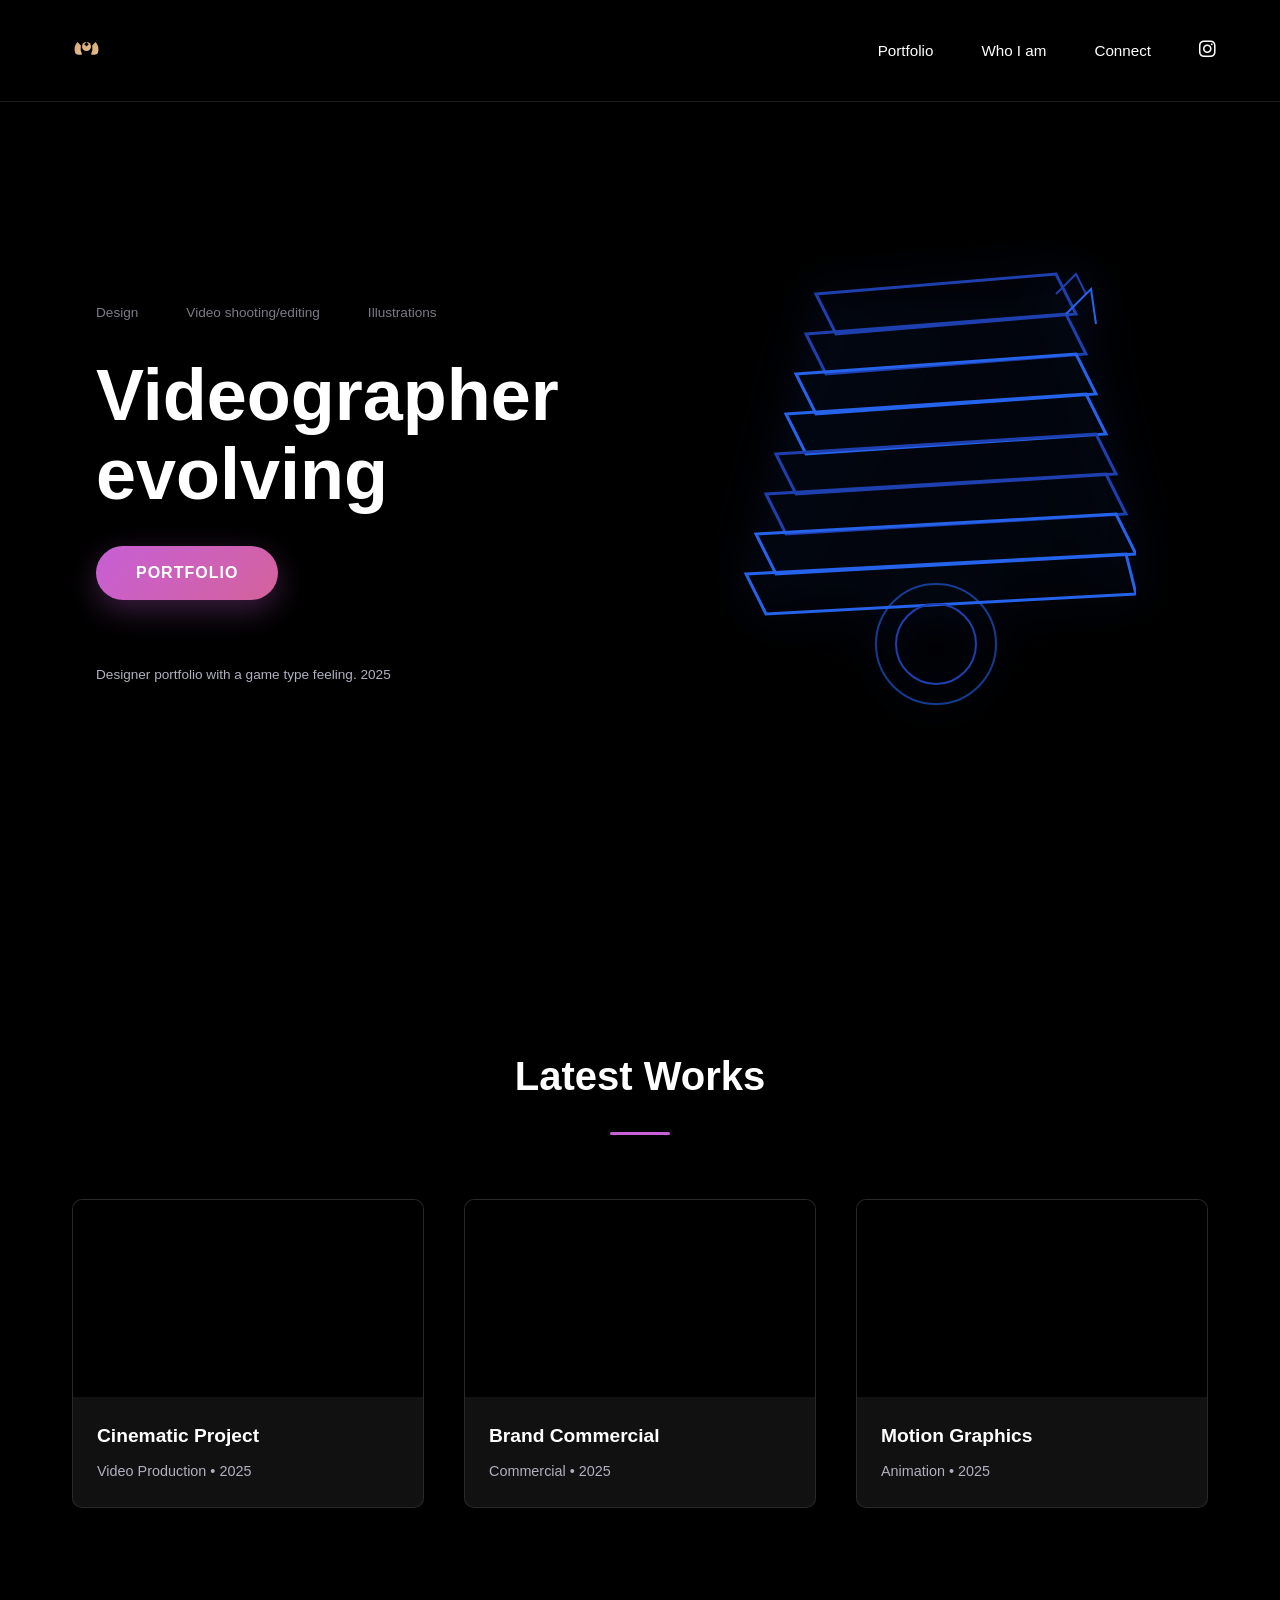
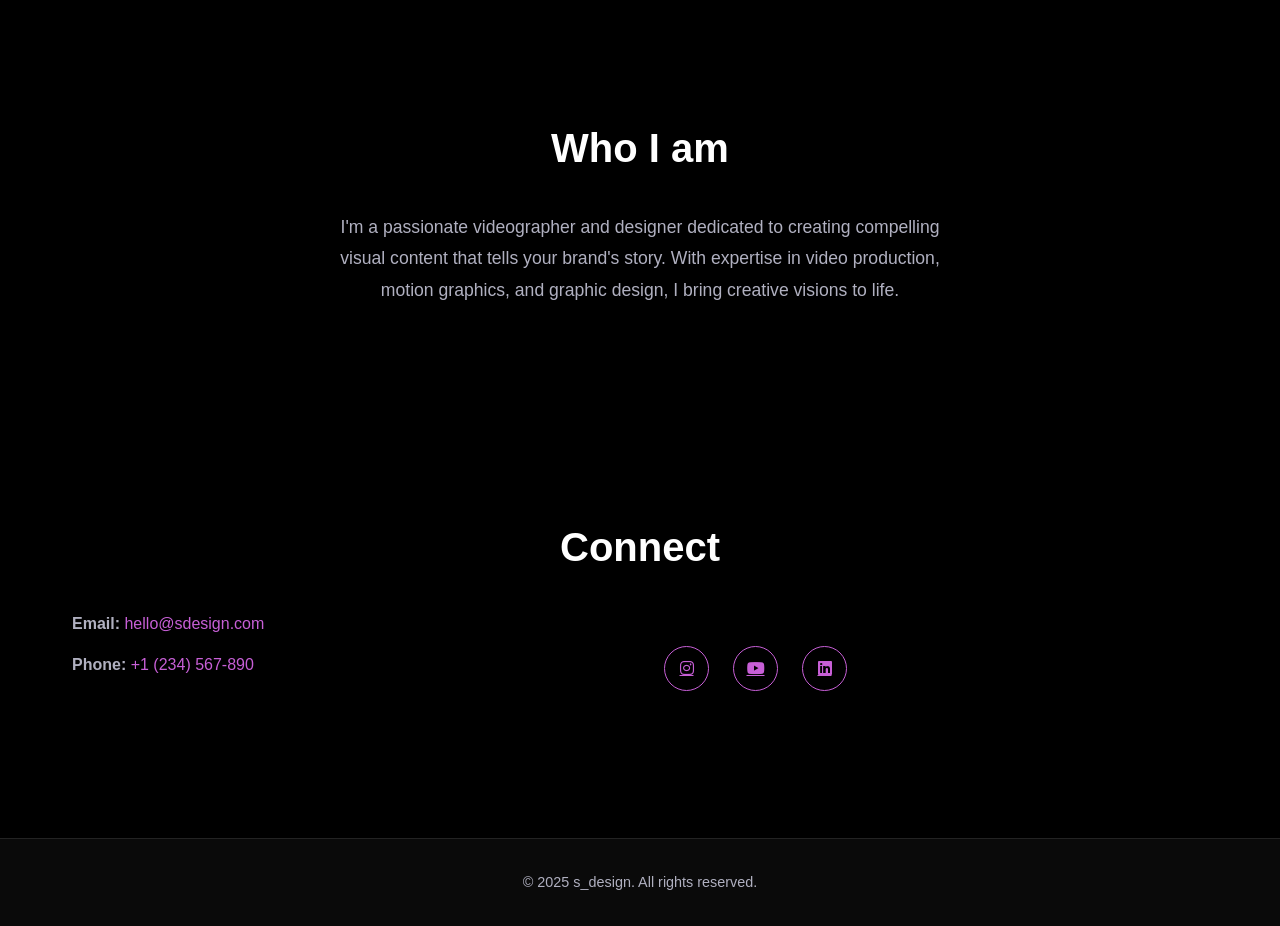
<file: index.html>
<!DOCTYPE html>
<html lang="en">
<head>
    <meta charset="UTF-8">
    <meta name="viewport" content="width=device-width, initial-scale=1.0">
    <title>s_design - Videographer Evolving</title>
    <link rel="stylesheet" href="css/styles.css">
    <link rel="stylesheet" href="https://cdnjs.cloudflare.com/ajax/libs/font-awesome/6.0.0/css/all.min.css">
</head>
<body>
    <!-- Navigation -->
    <nav class="navbar">
        <div class="logo-container">
            <svg viewBox="0 0 200 200" xmlns="http://www.w3.org/2000/svg" class="logo-svg">
                <defs>
                    <linearGradient id="goldGradient" x1="0%" y1="0%" x2="100%" y2="100%">
                        <stop offset="0%" style="stop-color:#D4A574;stop-opacity:1" />
                        <stop offset="100%" style="stop-color:#E8BF8F;stop-opacity:1" />
                    </linearGradient>
                </defs>
                <path d="M60 80 Q40 100 50 130 Q60 140 80 135 Q70 115 75 95 Z" fill="url(#goldGradient)"/>
                <path d="M140 80 Q160 100 150 130 Q140 140 120 135 Q130 115 125 95 Z" fill="url(#goldGradient)"/>
                <circle cx="100" cy="100" r="20" fill="url(#goldGradient)"/>
                <path d="M100 80 L110 90 L100 100 L90 90 Z" fill="#000"/>
            </svg>
        </div>

        <ul class="nav-links">
            <li><a href="#portfolio">Portfolio</a></li>
            <li><a href="#about">Who I am</a></li>
            <li><a href="#contact">Connect</a></li>
            <li><a href="https://instagram.com" target="_blank"><i class="fab fa-instagram"></i></a></li>
        </ul>
    </nav>

    <!-- Hero Section -->
    <section class="hero">
        <div class="hero-content">
            <div class="hero-tags">
                <span>Design</span>
                <span>Video shooting/editing</span>
                <span>Illustrations</span>
            </div>
            <h1>Videographer<br><span class="highlight">evolving</span></h1>
            <a href="#portfolio" class="cta-btn">PORTFOLIO</a>
            <p class="hero-footer">Designer portfolio with a game type feeling. 2025</p>
        </div>

        <div class="hero-illustration">
            <svg viewBox="0 0 400 600" xmlns="http://www.w3.org/2000/svg" class="neon-illustration">
                <!-- Neon lines creating abstract 3D effect -->
                <g class="neon-glow">
                    <!-- Top layer -->
                    <path d="M80 100 L320 80 L340 120 L100 140 Z" stroke="#1e40af" stroke-width="3" fill="none"/>
                    <path d="M70 140 L330 120 L350 160 L90 180 Z" stroke="#1e40af" stroke-width="3" fill="none"/>
                    
                    <!-- Middle layer -->
                    <path d="M60 180 L340 160 L360 200 L80 220 Z" stroke="#2563eb" stroke-width="3" fill="none"/>
                    <path d="M50 220 L350 200 L370 240 L70 260 Z" stroke="#2563eb" stroke-width="3" fill="none"/>
                    
                    <!-- Lower layer -->
                    <path d="M40 260 L360 240 L380 280 L60 300 Z" stroke="#1e40af" stroke-width="3" fill="none"/>
                    <path d="M30 300 L370 280 L390 320 L50 340 Z" stroke="#1e40af" stroke-width="3" fill="none"/>
                    
                    <!-- Bottom section -->
                    <path d="M20 340 L380 320 L400 360 L40 380 Z" stroke="#2563eb" stroke-width="3" fill="none"/>
                    <path d="M10 380 L390 360 L400 400 L30 420 Z" stroke="#2563eb" stroke-width="3" fill="none"/>
                    
                    <!-- Abstract shapes -->
                    <circle cx="200" cy="450" r="40" stroke="#1e40af" stroke-width="2" fill="none"/>
                    <circle cx="200" cy="450" r="60" stroke="#2563eb" stroke-width="2" fill="none" opacity="0.6"/>
                    
                    <!-- Corner accents -->
                    <path d="M320 100 L340 80 L350 100" stroke="#1e40af" stroke-width="2" fill="none"/>
                    <path d="M330 120 L355 95 L360 130" stroke="#2563eb" stroke-width="2" fill="none"/>
                </g>
            </svg>
        </div>
    </section>

    <!-- Portfolio Section -->
    <section id="portfolio" class="portfolio-section">
        <div class="section-header">
            <h2>Latest Works</h2>
            <div class="underline"></div>
        </div>
        <div class="portfolio-grid">
            <div class="portfolio-card">
                <div class="card-image">
                    <iframe src="https://www.youtube.com/embed/dQw4w9WgXcQ" allowfullscreen></iframe>
                </div>
                <h3>Cinematic Project</h3>
                <p>Video Production • 2025</p>
            </div>
            <div class="portfolio-card">
                <div class="card-image">
                    <iframe src="https://www.youtube.com/embed/dQw4w9WgXcQ" allowfullscreen></iframe>
                </div>
                <h3>Brand Commercial</h3>
                <p>Commercial • 2025</p>
            </div>
            <div class="portfolio-card">
                <div class="card-image">
                    <iframe src="https://www.youtube.com/embed/dQw4w9WgXcQ" allowfullscreen></iframe>
                </div>
                <h3>Motion Graphics</h3>
                <p>Animation • 2025</p>
            </div>
        </div>
    </section>

    <!-- About Section -->
    <section id="about" class="about-section">
        <h2>Who I am</h2>
        <p>I'm a passionate videographer and designer dedicated to creating compelling visual content that tells your brand's story. With expertise in video production, motion graphics, and graphic design, I bring creative visions to life.</p>
    </section>

    <!-- Contact Section -->
    <section id="contact" class="contact-section">
        <h2>Connect</h2>
        <div class="contact-content">
            <div class="contact-info">
                <p><strong>Email:</strong> <a href="mailto:hello@sdesign.com">hello@sdesign.com</a></p>
                <p><strong>Phone:</strong> <a href="tel:+1234567890">+1 (234) 567-890</a></p>
            </div>
            <div class="social-icons">
                <a href="https://instagram.com" target="_blank"><i class="fab fa-instagram"></i></a>
                <a href="https://youtube.com" target="_blank"><i class="fab fa-youtube"></i></a>
                <a href="https://linkedin.com" target="_blank"><i class="fab fa-linkedin"></i></a>
            </div>
        </div>
    </section>

    <!-- Footer -->
    <footer class="footer">
        <p>&copy; 2025 s_design. All rights reserved.</p>
    </footer>

    <script src="js/app.js"></script>
</body>
</html>
</file>
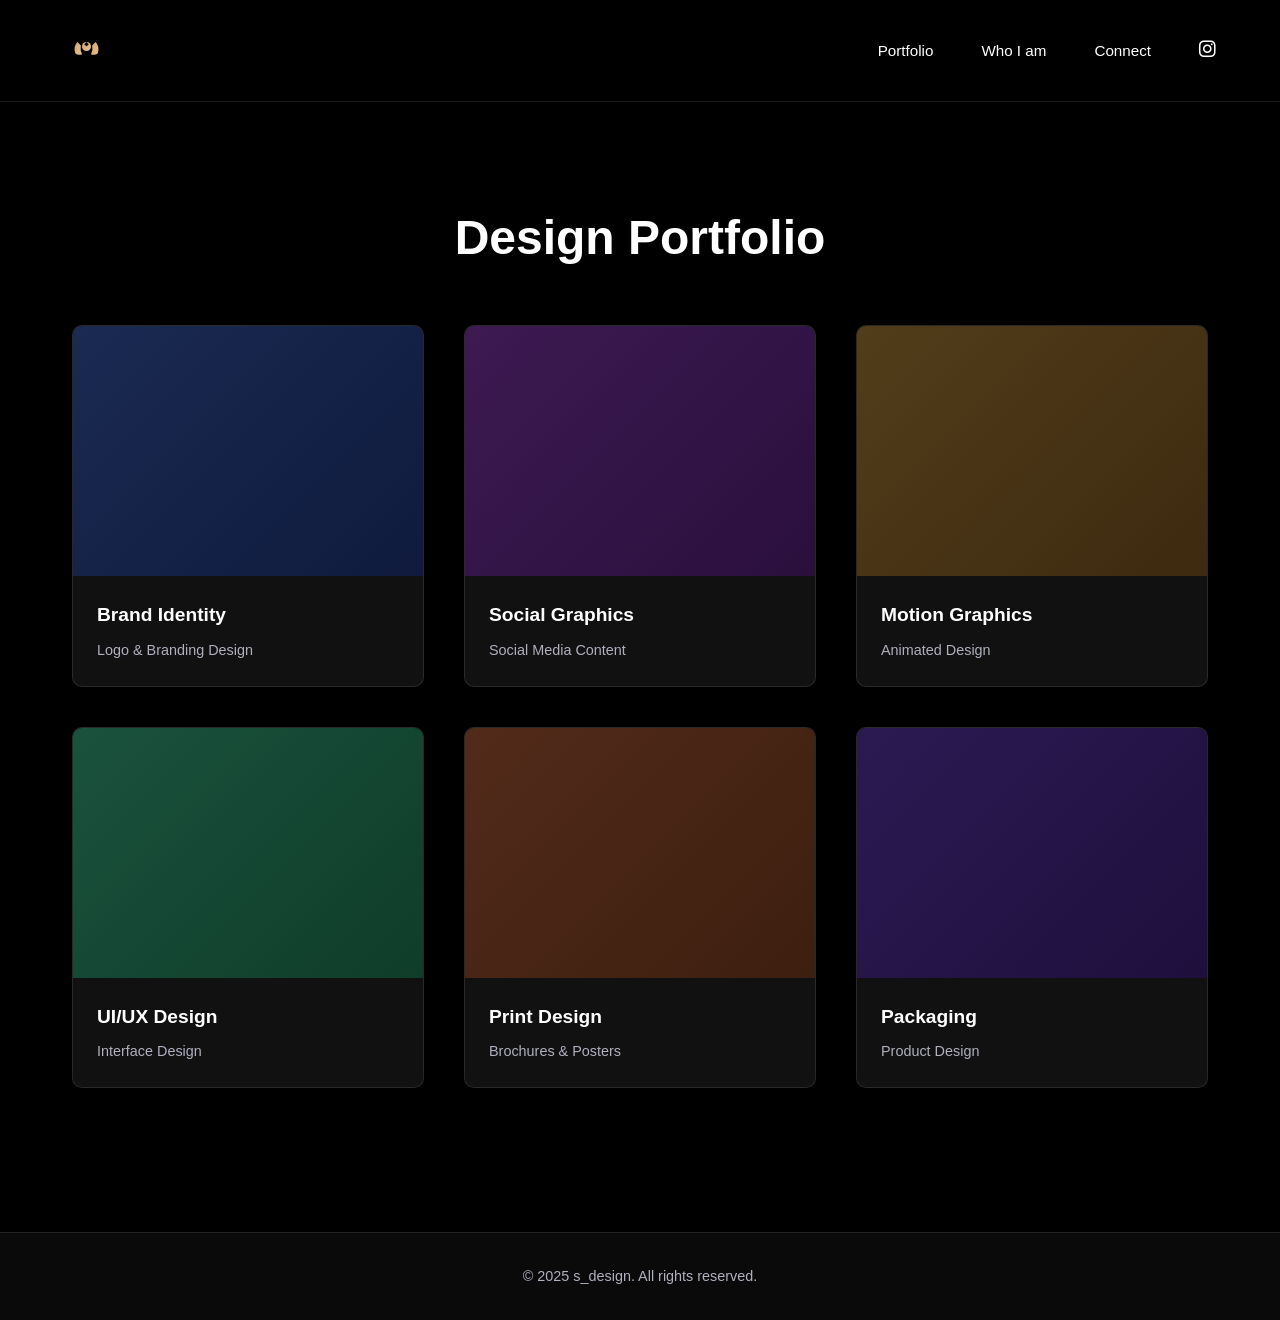
<file: design.html>
<!DOCTYPE html>
<html lang="en">
<head>
    <meta charset="UTF-8">
    <meta name="viewport" content="width=device-width, initial-scale=1.0">
    <title>Design Portfolio - s_design</title>
    <link rel="stylesheet" href="css/styles.css">
    <link rel="stylesheet" href="https://cdnjs.cloudflare.com/ajax/libs/font-awesome/6.0.0/css/all.min.css">
</head>
<body>
    <!-- Navigation -->
    <nav class="navbar">
        <div class="logo-container">
            <svg viewBox="0 0 200 200" xmlns="http://www.w3.org/2000/svg" class="logo-svg">
                <defs>
                    <linearGradient id="goldGradient" x1="0%" y1="0%" x2="100%" y2="100%">
                        <stop offset="0%" style="stop-color:#D4A574;stop-opacity:1" />
                        <stop offset="100%" style="stop-color:#E8BF8F;stop-opacity:1" />
                    </linearGradient>
                </defs>
                <path d="M60 80 Q40 100 50 130 Q60 140 80 135 Q70 115 75 95 Z" fill="url(#goldGradient)"/>
                <path d="M140 80 Q160 100 150 130 Q140 140 120 135 Q130 115 125 95 Z" fill="url(#goldGradient)"/>
                <circle cx="100" cy="100" r="20" fill="url(#goldGradient)"/>
                <path d="M100 80 L110 90 L100 100 L90 90 Z" fill="#000"/>
            </svg>
        </div>

        <ul class="nav-links">
            <li><a href="index.html">Portfolio</a></li>
            <li><a href="#about">Who I am</a></li>
            <li><a href="#contact">Connect</a></li>
            <li><a href="https://instagram.com" target="_blank"><i class="fab fa-instagram"></i></a></li>
        </ul>
    </nav>

    <!-- Design Portfolio -->
    <section class="design-page">
        <h1>Design Portfolio</h1>
        <div class="design-grid">
            <div class="design-card">
                <div class="design-image design-1"></div>
                <h3>Brand Identity</h3>
                <p>Logo & Branding Design</p>
            </div>
            <div class="design-card">
                <div class="design-image design-2"></div>
                <h3>Social Graphics</h3>
                <p>Social Media Content</p>
            </div>
            <div class="design-card">
                <div class="design-image design-3"></div>
                <h3>Motion Graphics</h3>
                <p>Animated Design</p>
            </div>
            <div class="design-card">
                <div class="design-image design-4"></div>
                <h3>UI/UX Design</h3>
                <p>Interface Design</p>
            </div>
            <div class="design-card">
                <div class="design-image design-5"></div>
                <h3>Print Design</h3>
                <p>Brochures & Posters</p>
            </div>
            <div class="design-card">
                <div class="design-image design-6"></div>
                <h3>Packaging</h3>
                <p>Product Design</p>
            </div>
        </div>
    </section>

    <!-- Footer -->
    <footer class="footer">
        <p>&copy; 2025 s_design. All rights reserved.</p>
    </footer>

    <script src="js/app.js"></script>
</body>
</html>
</file>
<file: css/styles.css>
:root {
    --bg-dark: #000000;
    --bg-darker: #0a0a0a;
    --accent-purple: #C75FD6;
    --accent-blue: #1e40af;
    --accent-blue-light: #2563eb;
    --text-light: #ffffff;
    --text-secondary: #b0b0c0;
    --border-color: #2a2a45;
    --transition: 0.3s ease;
}

* {
    margin: 0;
    padding: 0;
    box-sizing: border-box;
}

html {
    scroll-behavior: smooth;
}

body {
    font-family: 'Segoe UI', Tahoma, Geneva, Verdana, sans-serif;
    background-color: var(--bg-dark);
    color: var(--text-light);
    line-height: 1.6;
    overflow-x: hidden;
}

.navbar {
    background-color: #000000;
    padding: 1.5rem 4rem;
    position: fixed;
    top: 0;
    width: 100%;
    z-index: 1000;
    display: flex;
    justify-content: space-between;
    align-items: center;
    border-bottom: 1px solid rgba(255, 255, 255, 0.1);
}

.logo-container {
    flex: 0 0 auto;
}

.logo-svg {
    width: 45px;
    height: 45px;
    cursor: pointer;
    transition: transform 0.3s ease;
}

.logo-svg:hover {
    transform: scale(1.1) rotate(5deg);
}

.nav-links {
    display: flex;
    list-style: none;
    gap: 3rem;
    align-items: center;
}

.nav-links a {
    color: var(--text-light);
    text-decoration: none;
    font-weight: 500;
    font-size: 0.95rem;
    transition: color var(--transition);
    position: relative;
}

.nav-links a:hover {
    color: var(--accent-purple);
}

.nav-links i {
    font-size: 1.2rem;
}

.hero {
    min-height: 100vh;
    display: grid;
    grid-template-columns: 1fr 1fr;
    gap: 2rem;
    align-items: center;
    padding: 120px 4rem 2rem;
    background: #000000;
    position: relative;
}

.hero-content {
    padding: 2rem;
}

.hero-tags {
    display: flex;
    gap: 1.5rem;
    margin-bottom: 2rem;
    font-size: 0.85rem;
    color: var(--text-secondary);
}

.hero-tags span {
    opacity: 0.7;
}

.hero-tags span:not(:last-child)::after {
    content: '';
    margin-left: 1.5rem;
}

.hero h1 {
    font-size: 4.5rem;
    font-weight: 700;
    margin-bottom: 2rem;
    line-height: 1.1;
    color: var(--text-light);
}

.hero h1 .highlight {
    color: var(--text-light);
}

.cta-btn {
    display: inline-block;
    padding: 0.9rem 2.5rem;
    background: linear-gradient(135deg, var(--accent-purple) 0%, #d4629b 100%);
    color: white;
    text-decoration: none;
    border-radius: 50px;
    font-weight: 600;
    letter-spacing: 1px;
    transition: all var(--transition);
    box-shadow: 0 10px 30px rgba(199, 95, 214, 0.3);
    margin-bottom: 2rem;
    display: inline-block;
}

.cta-btn:hover {
    transform: translateY(-3px);
    box-shadow: 0 15px 40px rgba(199, 95, 214, 0.5);
}

.hero-footer {
    font-size: 0.85rem;
    color: var(--text-secondary);
    margin-top: 2rem;
}

.hero-illustration {
    display: flex;
    align-items: center;
    justify-content: center;
    padding: 2rem;
    position: relative;
}

.neon-illustration {
    width: 100%;
    max-width: 400px;
    filter: drop-shadow(0 0 20px rgba(37, 99, 235, 0.4)) drop-shadow(0 0 40px rgba(30, 64, 175, 0.2));
}

.neon-glow {
    animation: glow 3s ease-in-out infinite;
}

@keyframes glow {
    0%, 100% {
        filter: drop-shadow(0 0 10px rgba(37, 99, 235, 0.3)) drop-shadow(0 0 20px rgba(30, 64, 175, 0.1));
    }
    50% {
        filter: drop-shadow(0 0 20px rgba(37, 99, 235, 0.6)) drop-shadow(0 0 40px rgba(30, 64, 175, 0.3));
    }
}

.portfolio-section {
    max-width: 1200px;
    margin: 5rem auto;
    padding: 4rem 2rem;
}

.section-header {
    text-align: center;
    margin-bottom: 4rem;
}

.section-header h2 {
    font-size: 2.5rem;
    margin-bottom: 1.5rem;
    color: var(--text-light);
    font-weight: 700;
}

.underline {
    width: 60px;
    height: 3px;
    background: var(--accent-purple);
    margin: 0 auto;
    border-radius: 10px;
}

.portfolio-grid {
    display: grid;
    grid-template-columns: repeat(auto-fit, minmax(300px, 1fr));
    gap: 2.5rem;
}

.portfolio-card {
    background: #111111;
    border: 1px solid rgba(255, 255, 255, 0.1);
    border-radius: 10px;
    overflow: hidden;
    transition: all var(--transition);
}

.portfolio-card:hover {
    transform: translateY(-10px);
    border-color: var(--accent-purple);
    box-shadow: 0 20px 50px rgba(199, 95, 214, 0.2);
}

.card-image {
    position: relative;
    width: 100%;
    padding-bottom: 56.25%;
    height: 0;
    overflow: hidden;
    background: #000;
}

.card-image iframe {
    position: absolute;
    top: 0;
    left: 0;
    width: 100%;
    height: 100%;
    border: none;
}

.portfolio-card h3 {
    padding: 1.5rem 1.5rem 0.5rem;
    color: var(--text-light);
    font-size: 1.2rem;
}

.portfolio-card p {
    padding: 0 1.5rem 1.5rem;
    color: var(--text-secondary);
    font-size: 0.9rem;
}

.about-section {
    max-width: 1200px;
    margin: 5rem auto;
    padding: 4rem 2rem;
    text-align: center;
}

.about-section h2 {
    font-size: 2.5rem;
    margin-bottom: 2rem;
    color: var(--text-light);
}

.about-section p {
    font-size: 1.1rem;
    color: var(--text-secondary);
    max-width: 600px;
    margin: 0 auto;
    line-height: 1.8;
}

.contact-section {
    max-width: 1200px;
    margin: 5rem auto;
    padding: 4rem 2rem;
    text-align: center;
}

.contact-section h2 {
    font-size: 2.5rem;
    margin-bottom: 2rem;
    color: var(--text-light);
}

.contact-content {
    display: grid;
    grid-template-columns: 1fr 1fr;
    gap: 3rem;
    align-items: center;
}

.contact-info {
    text-align: left;
}

.contact-info p {
    margin-bottom: 1rem;
    color: var(--text-secondary);
}

.contact-info a {
    color: var(--accent-purple);
    text-decoration: none;
}

.contact-info a:hover {
    text-decoration: underline;
}

.social-icons {
    display: flex;
    gap: 1.5rem;
    justify-content: flex-start;
    margin-top: 2rem;
}

.social-icons a {
    width: 45px;
    height: 45px;
    border: 1px solid var(--accent-purple);
    border-radius: 50%;
    display: flex;
    align-items: center;
    justify-content: center;
    color: var(--accent-purple);
    transition: all var(--transition);
}

.social-icons a:hover {
    background: var(--accent-purple);
    color: white;
}

.design-page {
    max-width: 1200px;
    margin: 5rem auto;
    padding: 120px 2rem 4rem;
}

.design-page h1 {
    font-size: 3rem;
    margin-bottom: 3rem;
    text-align: center;
    color: var(--text-light);
}

.design-grid {
    display: grid;
    grid-template-columns: repeat(auto-fit, minmax(280px, 1fr));
    gap: 2.5rem;
}

.design-card {
    background: #111111;
    border: 1px solid rgba(255, 255, 255, 0.1);
    border-radius: 10px;
    overflow: hidden;
    transition: all var(--transition);
}

.design-card:hover {
    transform: translateY(-10px);
    border-color: var(--accent-purple);
    box-shadow: 0 20px 50px rgba(199, 95, 214, 0.2);
}

.design-image {
    width: 100%;
    height: 250px;
    background: linear-gradient(135deg, #1a1a3e 0%, #0f0f2e 100%);
    display: flex;
    align-items: center;
    justify-content: center;
    font-size: 1.2rem;
    color: var(--accent-blue-light);
    transition: all var(--transition);
}

.design-card:hover .design-image {
    background: linear-gradient(135deg, var(--accent-blue) 0%, var(--accent-purple) 100%);
}

.design-1 { background: linear-gradient(135deg, #1a2a52 0%, #0f1a3d 100%); }
.design-2 { background: linear-gradient(135deg, #3d1a52 0%, #2a0f3d 100%); }
.design-3 { background: linear-gradient(135deg, #523d1a 0%, #3d2a0f 100%); }
.design-4 { background: linear-gradient(135deg, #1a523d 0%, #0f3d2a 100%); }
.design-5 { background: linear-gradient(135deg, #522a1a 0%, #3d1f0f 100%); }
.design-6 { background: linear-gradient(135deg, #2a1a52 0%, #1f0f3d 100%); }

.design-card h3 {
    padding: 1.5rem 1.5rem 0.5rem;
    color: var(--text-light);
    font-size: 1.2rem;
}

.design-card p {
    padding: 0 1.5rem 1.5rem;
    color: var(--text-secondary);
    font-size: 0.9rem;
}

.contact-page {
    max-width: 1200px;
    margin: 5rem auto;
    padding: 120px 2rem 4rem;
}

.contact-page h1 {
    font-size: 3rem;
    margin-bottom: 3rem;
    text-align: center;
    color: var(--text-light);
}

.contact-container {
    display: grid;
    grid-template-columns: 1fr 1fr;
    gap: 4rem;
}

.contact-form-wrapper {
    padding: 2rem;
}

.contact-form {
    display: flex;
    flex-direction: column;
    gap: 1.5rem;
}

.form-group input,
.form-group textarea {
    width: 100%;
    padding: 1rem;
    background: #111111;
    border: 1px solid rgba(255, 255, 255, 0.1);
    border-radius: 5px;
    color: var(--text-light);
    font-family: inherit;
    font-size: 0.95rem;
    transition: all var(--transition);
}

.form-group input::placeholder,
.form-group textarea::placeholder {
    color: var(--text-secondary);
}

.form-group input:focus,
.form-group textarea:focus {
    outline: none;
    border-color: var(--accent-purple);
    box-shadow: 0 0 15px rgba(199, 95, 214, 0.2);
}

.submit-btn {
    padding: 1rem 2rem;
    background: linear-gradient(135deg, var(--accent-purple) 0%, #d4629b 100%);
    color: white;
    border: none;
    border-radius: 50px;
    font-weight: 600;
    letter-spacing: 1px;
    cursor: pointer;
    transition: all var(--transition);
    box-shadow: 0 10px 30px rgba(199, 95, 214, 0.3);
}

.submit-btn:hover {
    transform: translateY(-3px);
    box-shadow: 0 15px 40px rgba(199, 95, 214, 0.5);
}

.contact-info-wrapper {
    padding: 2rem;
}

.contact-info-wrapper h2 {
    font-size: 1.5rem;
    margin-bottom: 2rem;
    color: var(--text-light);
}

.info-item {
    display: flex;
    gap: 1.5rem;
    margin-bottom: 2rem;
    padding-bottom: 2rem;
    border-bottom: 1px solid rgba(255, 255, 255, 0.1);
    text-align: left;
}

.info-item i {
    font-size: 1.5rem;
    color: var(--accent-purple);
    margin-top: 0.3rem;
    flex-shrink: 0;
}

.info-item h4 {
    color: var(--text-light);
    margin-bottom: 0.5rem;
}

.info-item a {
    color: var(--text-secondary);
    text-decoration: none;
    transition: color var(--transition);
}

.info-item a:hover {
    color: var(--accent-purple);
}

.social-links-contact {
    display: flex;
    gap: 1rem;
    margin-top: 2rem;
}

.social-links-contact a {
    width: 50px;
    height: 50px;
    border: 2px solid var(--accent-purple);
    border-radius: 50%;
    display: flex;
    align-items: center;
    justify-content: center;
    color: var(--accent-purple);
    transition: all var(--transition);
}

.social-links-contact a:hover {
    background: var(--accent-purple);
    color: white;
    transform: translateY(-5px);
}

.footer {
    background: #0a0a0a;
    border-top: 1px solid rgba(255, 255, 255, 0.1);
    padding: 2rem;
    text-align: center;
    color: var(--text-secondary);
    font-size: 0.9rem;
}

@media (max-width: 1024px) {
    .hero {
        grid-template-columns: 1fr;
        padding: 120px 2rem 2rem;
    }

    .hero h1 {
        font-size: 3rem;
    }

    .contact-container {
        grid-template-columns: 1fr;
    }
}

@media (max-width: 768px) {
    .navbar {
        padding: 1rem 2rem;
        flex-wrap: wrap;
    }

    .nav-links {
        gap: 1.5rem;
        font-size: 0.85rem;
    }

    .hero {
        padding: 100px 1.5rem 2rem;
    }

    .hero h1 {
        font-size: 2.5rem;
    }

    .hero-tags {
        gap: 0.5rem;
    }

    .section-header h2,
    .design-page h1,
    .contact-page h1 {
        font-size: 2rem;
    }

    .portfolio-grid,
    .design-grid {
        grid-template-columns: 1fr;
    }

    .contact-content {
        grid-template-columns: 1fr;
    }
}

@media (max-width: 480px) {
    .navbar {
        padding: 1rem;
    }

    .logo-svg {
        width: 35px;
        height: 35px;
    }

    .nav-links {
        gap: 1rem;
        font-size: 0.8rem;
    }

    .hero h1 {
        font-size: 1.8rem;
    }

    .cta-btn {
        padding: 0.8rem 2rem;
        font-size: 0.9rem;
    }

    .section-header h2 {
        font-size: 1.5rem;
    }
}
</file>
